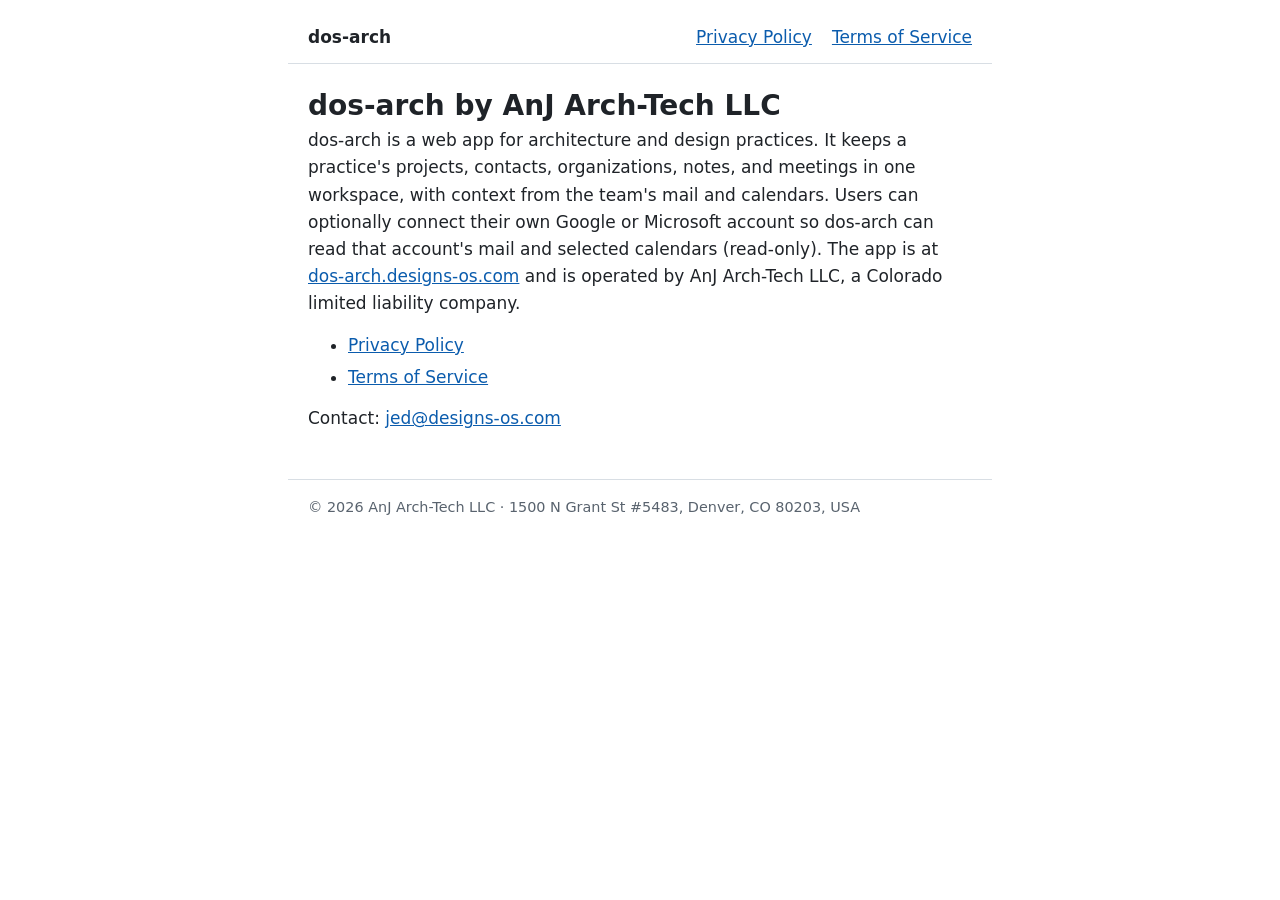
<file: site/index.html>
<!DOCTYPE html>
<html lang="en">
<head>
  <meta charset="utf-8">
  <meta name="viewport" content="width=device-width, initial-scale=1">
  <title>dos-arch by AnJ Arch-Tech LLC</title>
  <meta name="description" content="dos-arch, a web app for architecture and design practices, by AnJ Arch-Tech LLC.">
  <link rel="stylesheet" href="style.css">
</head>
<body>
  <header>
    <nav>
      <a class="brand" href="./">dos-arch</a>
      <a href="privacy/">Privacy Policy</a>
      <a href="terms/">Terms of Service</a>
    </nav>
  </header>

  <main>
    <h1>dos-arch by AnJ Arch-Tech LLC</h1>
    <p>
      dos-arch is a web app for architecture and design practices. It keeps a
      practice's projects, contacts, organizations, notes, and meetings in one
      workspace, with context from the team's mail and calendars. Users can
      optionally connect their own Google or Microsoft account so dos-arch can
      read that account's mail and selected calendars (read-only). The app is
      at <a href="https://dos-arch.designs-os.com">dos-arch.designs-os.com</a>
      and is operated by AnJ Arch-Tech LLC, a Colorado limited liability company.
    </p>
    <ul>
      <li><a href="privacy/">Privacy Policy</a></li>
      <li><a href="terms/">Terms of Service</a></li>
    </ul>
    <p>Contact: <a href="mailto:jed@designs-os.com">jed@designs-os.com</a></p>
  </main>

  <footer>
    <p>&copy; 2026 AnJ Arch-Tech LLC &middot; 1500 N Grant St #5483, Denver, CO 80203, USA</p>
  </footer>
</body>
</html>
</file>
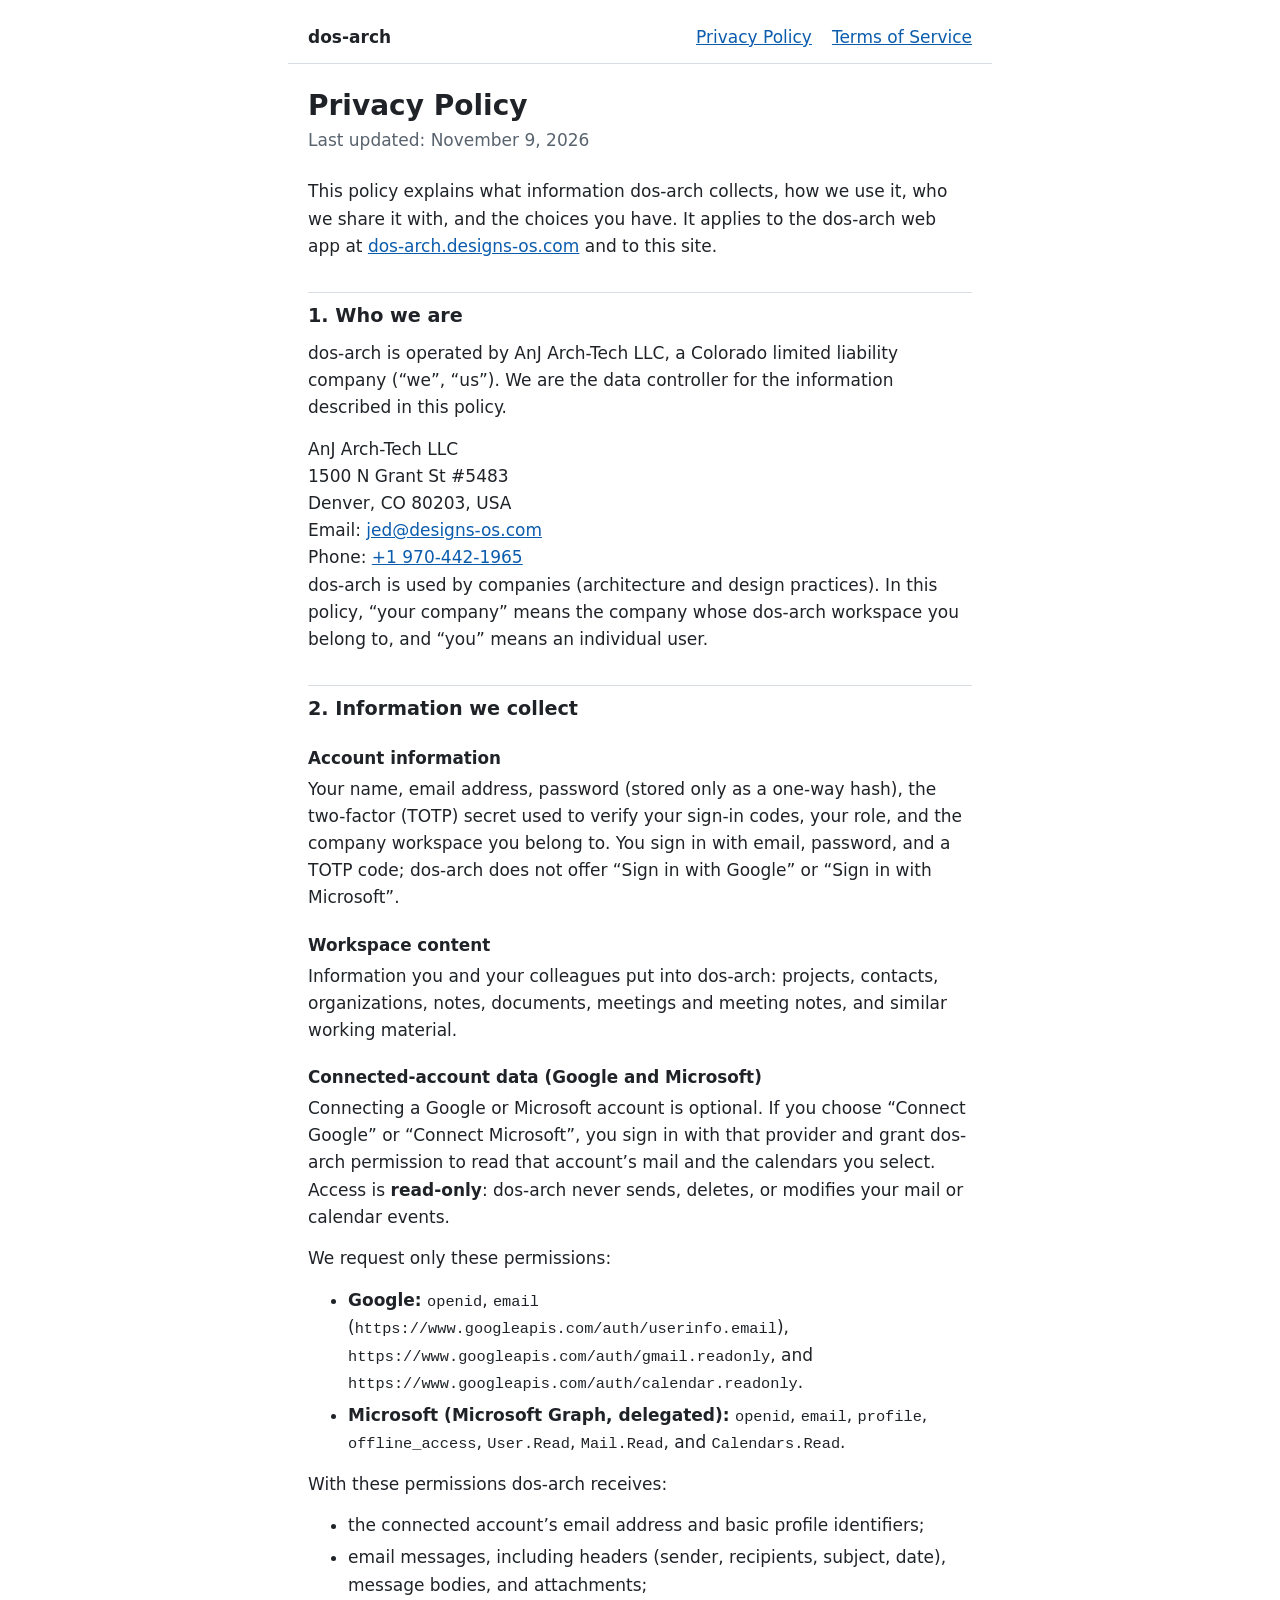
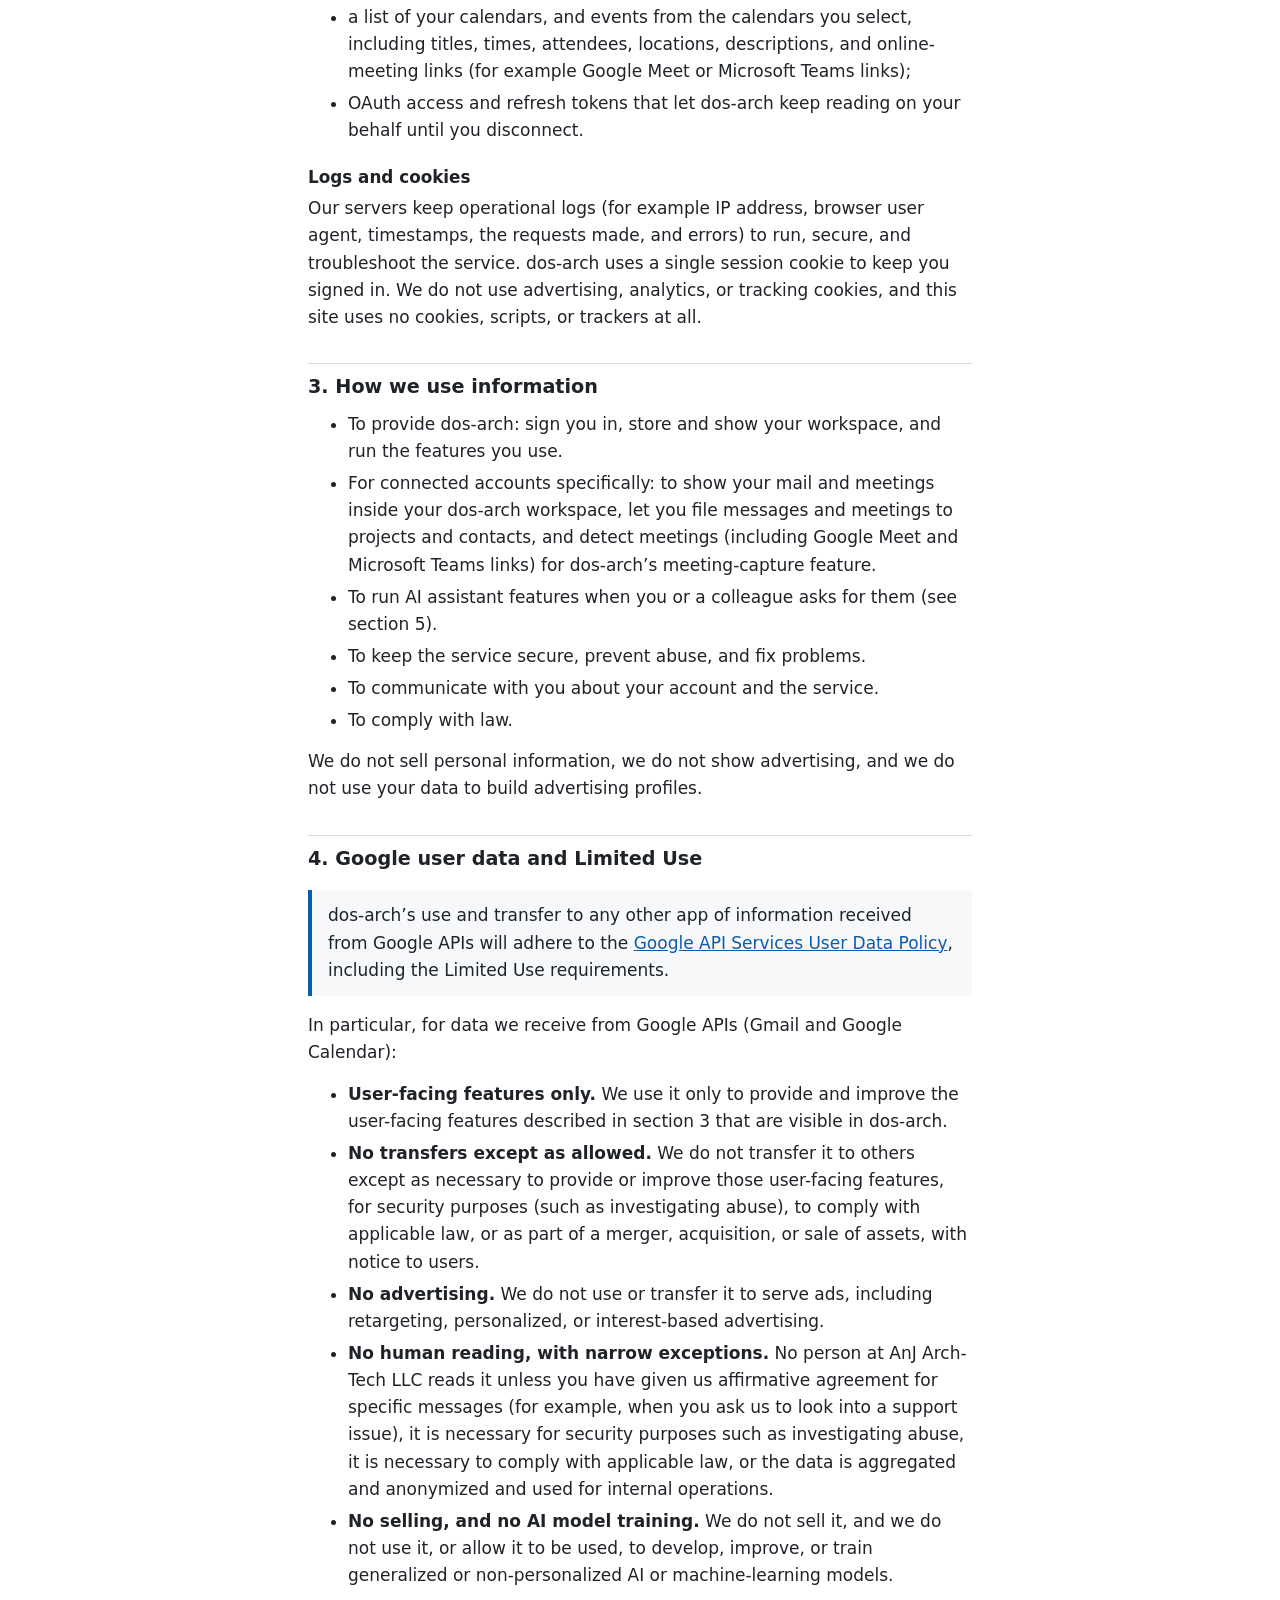
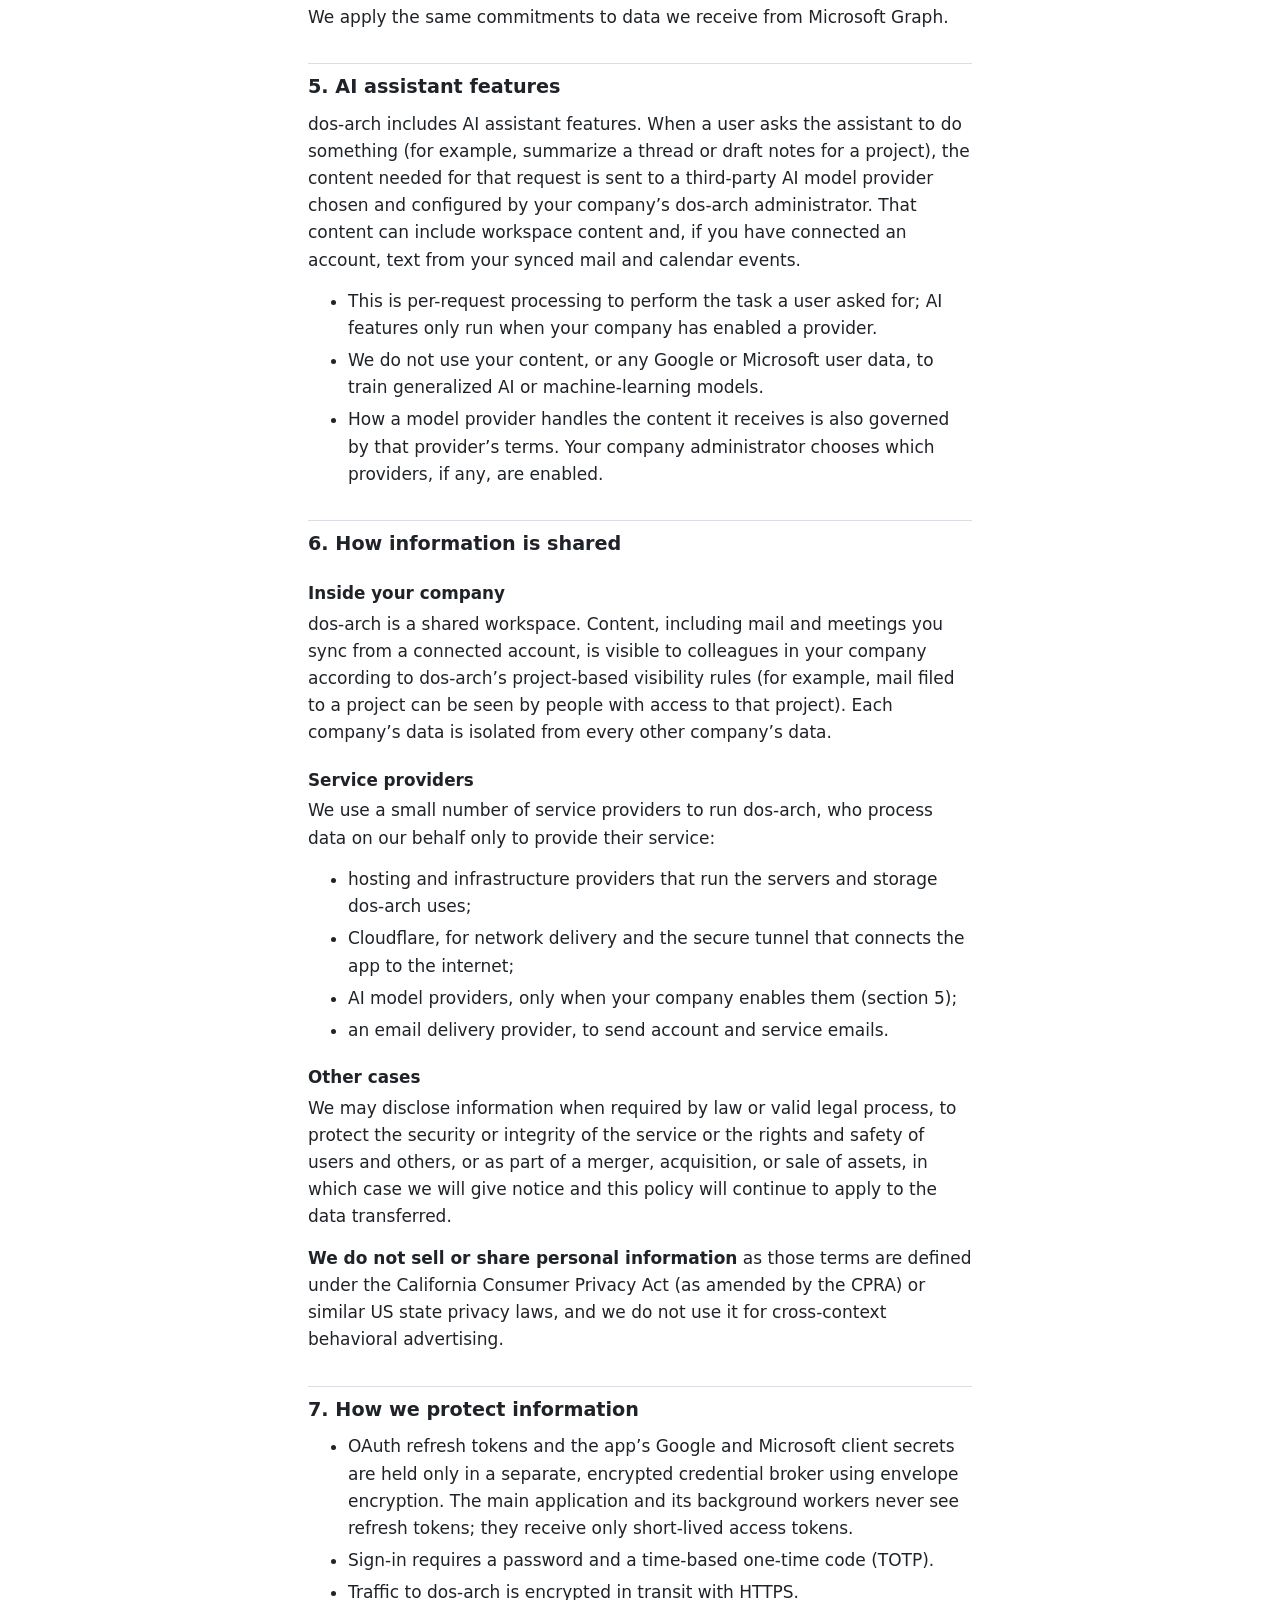
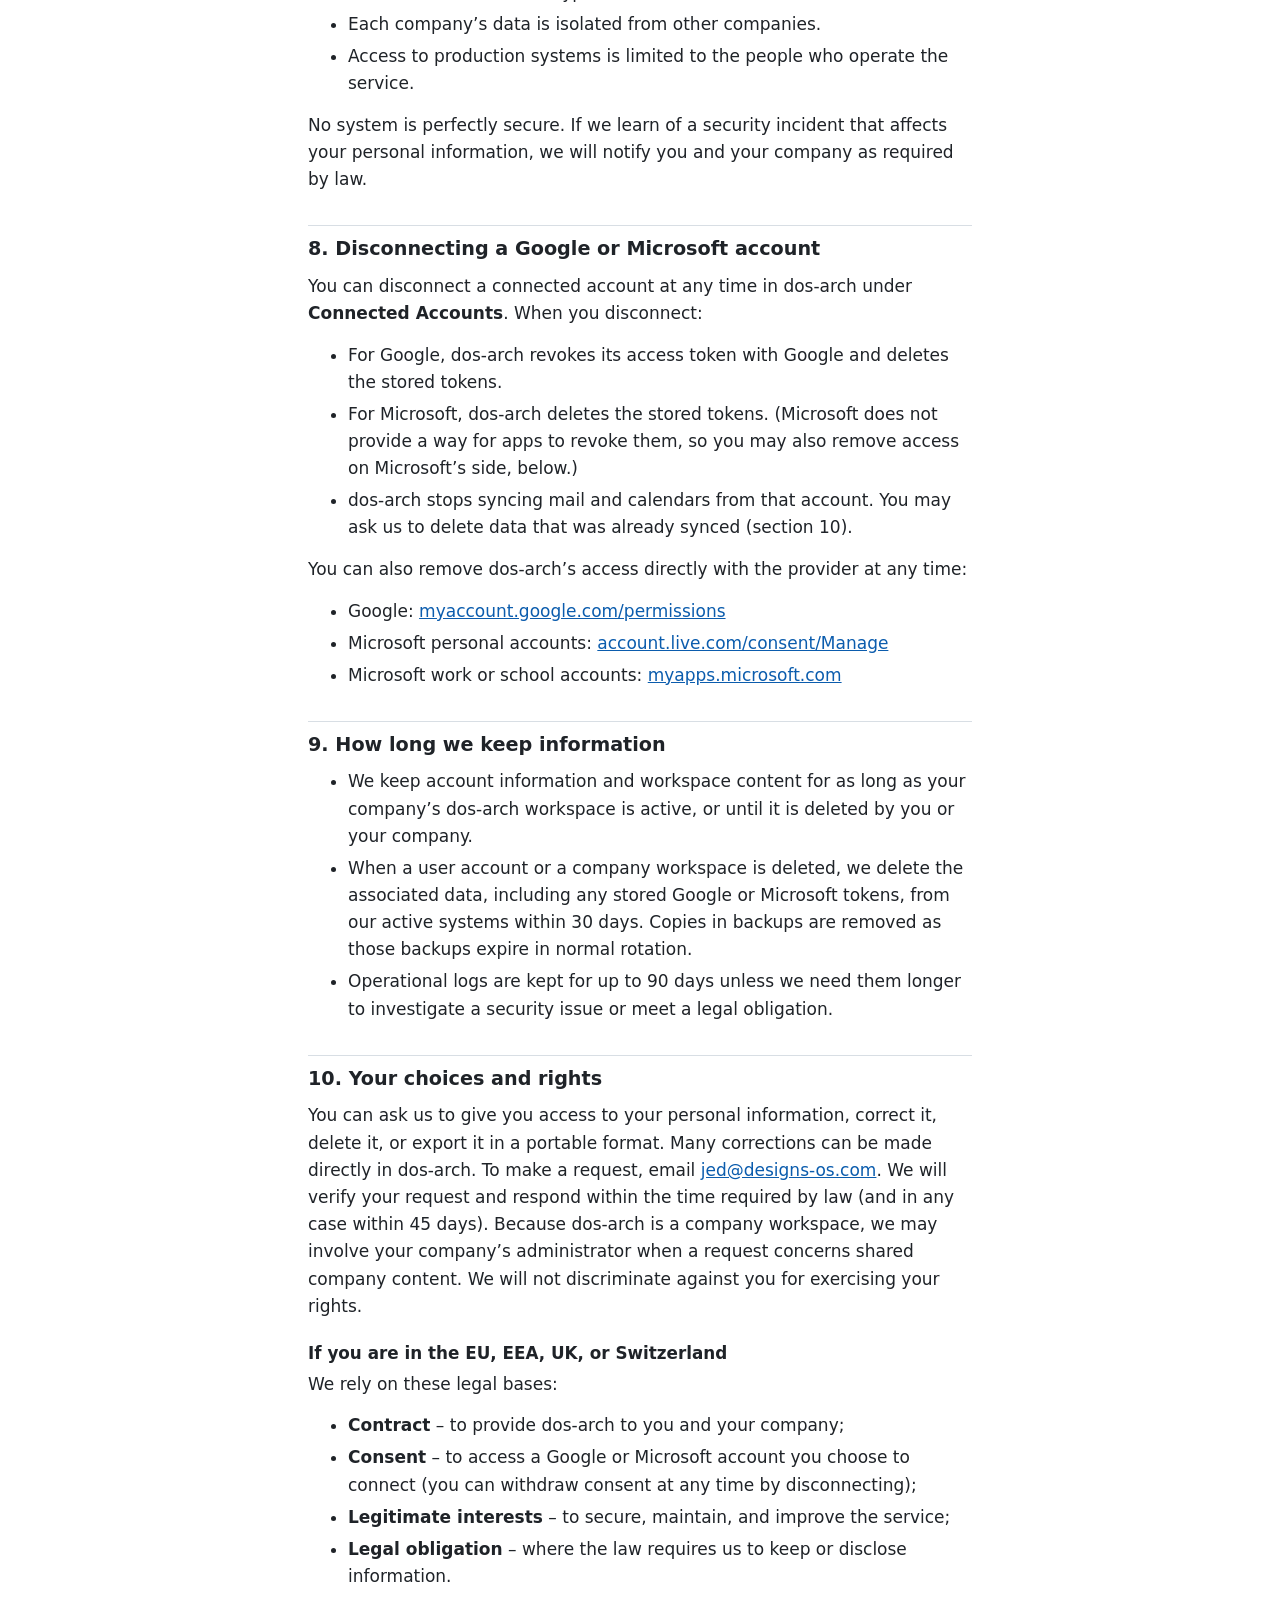
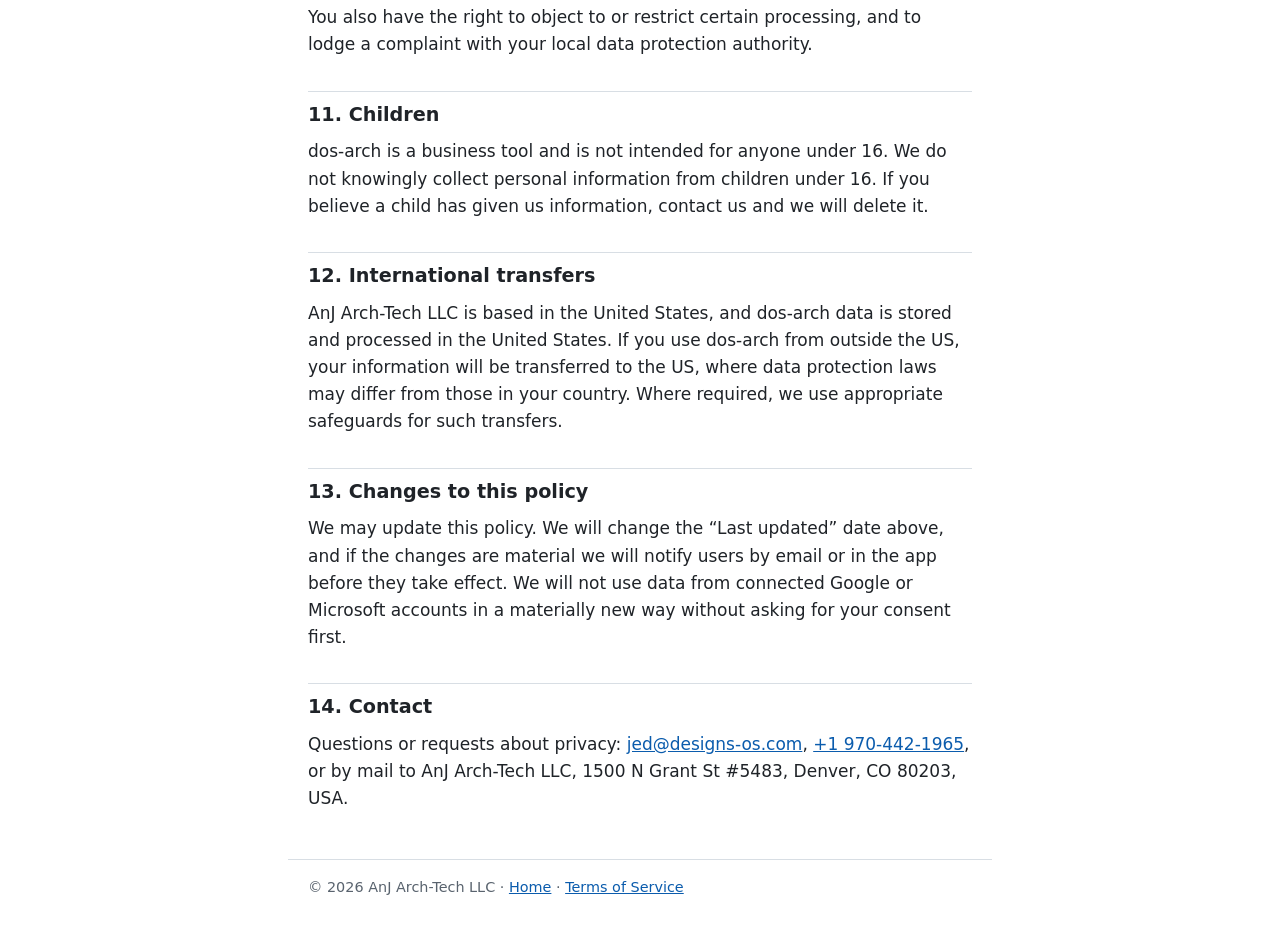
<file: site/privacy/index.html>
<!DOCTYPE html>
<html lang="en">
<head>
  <meta charset="utf-8">
  <meta name="viewport" content="width=device-width, initial-scale=1">
  <title>Privacy Policy &middot; dos-arch</title>
  <meta name="description" content="How AnJ Arch-Tech LLC collects, uses, and protects information in dos-arch, including data from connected Google and Microsoft accounts.">
  <link rel="stylesheet" href="../style.css">
</head>
<body>
  <header>
    <nav>
      <a class="brand" href="../">dos-arch</a>
      <a href="./" aria-current="page">Privacy Policy</a>
      <a href="../terms/">Terms of Service</a>
    </nav>
  </header>

  <main>
    <h1>Privacy Policy</h1>
    <p class="updated">Last updated: November 9, 2026</p>

    <p>
      This policy explains what information dos-arch collects, how we use it,
      who we share it with, and the choices you have. It applies to the dos-arch
      web app at <a href="https://dos-arch.designs-os.com">dos-arch.designs-os.com</a>
      and to this site.
    </p>

    <h2 id="who-we-are">1. Who we are</h2>
    <p>
      dos-arch is operated by AnJ Arch-Tech LLC, a Colorado limited liability
      company (&ldquo;we&rdquo;, &ldquo;us&rdquo;). We are the data controller
      for the information described in this policy.
    </p>
    <address>
      AnJ Arch-Tech LLC<br>
      1500 N Grant St #5483<br>
      Denver, CO 80203, USA<br>
      Email: <a href="mailto:jed@designs-os.com">jed@designs-os.com</a><br>
      Phone: <a href="tel:+19704421965">+1 970-442-1965</a>
    </address>
    <p>
      dos-arch is used by companies (architecture and design practices). In
      this policy, &ldquo;your company&rdquo; means the company whose dos-arch
      workspace you belong to, and &ldquo;you&rdquo; means an individual user.
    </p>

    <h2 id="what-we-collect">2. Information we collect</h2>

    <h3>Account information</h3>
    <p>
      Your name, email address, password (stored only as a one-way hash), the
      two-factor (TOTP) secret used to verify your sign-in codes, your role,
      and the company workspace you belong to. You sign in with email, password,
      and a TOTP code; dos-arch does not offer &ldquo;Sign in with Google&rdquo;
      or &ldquo;Sign in with Microsoft&rdquo;.
    </p>

    <h3>Workspace content</h3>
    <p>
      Information you and your colleagues put into dos-arch: projects, contacts,
      organizations, notes, documents, meetings and meeting notes, and similar
      working material.
    </p>

    <h3>Connected-account data (Google and Microsoft)</h3>
    <p>
      Connecting a Google or Microsoft account is optional. If you choose
      &ldquo;Connect Google&rdquo; or &ldquo;Connect Microsoft&rdquo;, you sign
      in with that provider and grant dos-arch permission to read that
      account&rsquo;s mail and the calendars you select. Access is
      <strong>read-only</strong>: dos-arch never sends, deletes, or modifies
      your mail or calendar events.
    </p>
    <p>We request only these permissions:</p>
    <ul>
      <li>
        <strong>Google:</strong> <code>openid</code>, <code>email</code>
        (<code>https://www.googleapis.com/auth/userinfo.email</code>),
        <code>https://www.googleapis.com/auth/gmail.readonly</code>, and
        <code>https://www.googleapis.com/auth/calendar.readonly</code>.
      </li>
      <li>
        <strong>Microsoft (Microsoft Graph, delegated):</strong>
        <code>openid</code>, <code>email</code>, <code>profile</code>,
        <code>offline_access</code>, <code>User.Read</code>,
        <code>Mail.Read</code>, and <code>Calendars.Read</code>.
      </li>
    </ul>
    <p>With these permissions dos-arch receives:</p>
    <ul>
      <li>the connected account&rsquo;s email address and basic profile identifiers;</li>
      <li>email messages, including headers (sender, recipients, subject, date), message bodies, and attachments;</li>
      <li>a list of your calendars, and events from the calendars you select, including titles, times, attendees, locations, descriptions, and online-meeting links (for example Google Meet or Microsoft Teams links);</li>
      <li>OAuth access and refresh tokens that let dos-arch keep reading on your behalf until you disconnect.</li>
    </ul>

    <h3>Logs and cookies</h3>
    <p>
      Our servers keep operational logs (for example IP address, browser user
      agent, timestamps, the requests made, and errors) to run, secure, and
      troubleshoot the service. dos-arch uses a single session cookie to keep
      you signed in. We do not use advertising, analytics, or tracking cookies,
      and this site uses no cookies, scripts, or trackers at all.
    </p>

    <h2 id="how-we-use">3. How we use information</h2>
    <ul>
      <li>To provide dos-arch: sign you in, store and show your workspace, and run the features you use.</li>
      <li>
        For connected accounts specifically: to show your mail and meetings
        inside your dos-arch workspace, let you file messages and meetings to
        projects and contacts, and detect meetings (including Google Meet and
        Microsoft Teams links) for dos-arch&rsquo;s meeting-capture feature.
      </li>
      <li>To run AI assistant features when you or a colleague asks for them (see section 5).</li>
      <li>To keep the service secure, prevent abuse, and fix problems.</li>
      <li>To communicate with you about your account and the service.</li>
      <li>To comply with law.</li>
    </ul>
    <p>
      We do not sell personal information, we do not show advertising, and we
      do not use your data to build advertising profiles.
    </p>

    <h2 id="google-limited-use">4. Google user data and Limited Use</h2>
    <p class="note">
      dos-arch&rsquo;s use and transfer to any other app of information received
      from Google APIs will adhere to the
      <a href="https://developers.google.com/terms/api-services-user-data-policy">Google API Services User Data Policy</a>,
      including the Limited Use requirements.
    </p>
    <p>In particular, for data we receive from Google APIs (Gmail and Google Calendar):</p>
    <ul>
      <li>
        <strong>User-facing features only.</strong> We use it only to provide
        and improve the user-facing features described in section 3 that are
        visible in dos-arch.
      </li>
      <li>
        <strong>No transfers except as allowed.</strong> We do not transfer it
        to others except as necessary to provide or improve those user-facing
        features, for security purposes (such as investigating abuse), to
        comply with applicable law, or as part of a merger, acquisition, or
        sale of assets, with notice to users.
      </li>
      <li>
        <strong>No advertising.</strong> We do not use or transfer it to serve
        ads, including retargeting, personalized, or interest-based advertising.
      </li>
      <li>
        <strong>No human reading, with narrow exceptions.</strong> No person at
        AnJ Arch-Tech LLC reads it unless you have given us affirmative
        agreement for specific messages (for example, when you ask us to look
        into a support issue), it is necessary for security purposes such as
        investigating abuse, it is necessary to comply with applicable law, or
        the data is aggregated and anonymized and used for internal operations.
      </li>
      <li>
        <strong>No selling, and no AI model training.</strong> We do not sell
        it, and we do not use it, or allow it to be used, to develop, improve,
        or train generalized or non-personalized AI or machine-learning models.
      </li>
    </ul>
    <p>
      We apply the same commitments to data we receive from Microsoft Graph.
    </p>

    <h2 id="ai">5. AI assistant features</h2>
    <p>
      dos-arch includes AI assistant features. When a user asks the assistant to
      do something (for example, summarize a thread or draft notes for a
      project), the content needed for that request is sent to a third-party AI
      model provider chosen and configured by your company&rsquo;s dos-arch
      administrator. That content can include workspace content and, if you have
      connected an account, text from your synced mail and calendar events.
    </p>
    <ul>
      <li>This is per-request processing to perform the task a user asked for; AI features only run when your company has enabled a provider.</li>
      <li>We do not use your content, or any Google or Microsoft user data, to train generalized AI or machine-learning models.</li>
      <li>How a model provider handles the content it receives is also governed by that provider&rsquo;s terms. Your company administrator chooses which providers, if any, are enabled.</li>
    </ul>

    <h2 id="sharing">6. How information is shared</h2>
    <h3>Inside your company</h3>
    <p>
      dos-arch is a shared workspace. Content, including mail and meetings you
      sync from a connected account, is visible to colleagues in your company
      according to dos-arch&rsquo;s project-based visibility rules (for example,
      mail filed to a project can be seen by people with access to that
      project). Each company&rsquo;s data is isolated from every other
      company&rsquo;s data.
    </p>
    <h3>Service providers</h3>
    <p>We use a small number of service providers to run dos-arch, who process data on our behalf only to provide their service:</p>
    <ul>
      <li>hosting and infrastructure providers that run the servers and storage dos-arch uses;</li>
      <li>Cloudflare, for network delivery and the secure tunnel that connects the app to the internet;</li>
      <li>AI model providers, only when your company enables them (section 5);</li>
      <li>an email delivery provider, to send account and service emails.</li>
    </ul>
    <h3>Other cases</h3>
    <p>
      We may disclose information when required by law or valid legal process,
      to protect the security or integrity of the service or the rights and
      safety of users and others, or as part of a merger, acquisition, or sale
      of assets, in which case we will give notice and this policy will
      continue to apply to the data transferred.
    </p>
    <p>
      <strong>We do not sell or share personal information</strong> as those
      terms are defined under the California Consumer Privacy Act (as amended
      by the CPRA) or similar US state privacy laws, and we do not use it for
      cross-context behavioral advertising.
    </p>

    <h2 id="security">7. How we protect information</h2>
    <ul>
      <li>
        OAuth refresh tokens and the app&rsquo;s Google and Microsoft client
        secrets are held only in a separate, encrypted credential broker using
        envelope encryption. The main application and its background workers
        never see refresh tokens; they receive only short-lived access tokens.
      </li>
      <li>Sign-in requires a password and a time-based one-time code (TOTP).</li>
      <li>Traffic to dos-arch is encrypted in transit with HTTPS.</li>
      <li>Each company&rsquo;s data is isolated from other companies.</li>
      <li>Access to production systems is limited to the people who operate the service.</li>
    </ul>
    <p>
      No system is perfectly secure. If we learn of a security incident that
      affects your personal information, we will notify you and your company as
      required by law.
    </p>

    <h2 id="disconnect">8. Disconnecting a Google or Microsoft account</h2>
    <p>
      You can disconnect a connected account at any time in dos-arch under
      <strong>Connected Accounts</strong>. When you disconnect:
    </p>
    <ul>
      <li>For Google, dos-arch revokes its access token with Google and deletes the stored tokens.</li>
      <li>For Microsoft, dos-arch deletes the stored tokens. (Microsoft does not provide a way for apps to revoke them, so you may also remove access on Microsoft&rsquo;s side, below.)</li>
      <li>dos-arch stops syncing mail and calendars from that account. You may ask us to delete data that was already synced (section 10).</li>
    </ul>
    <p>You can also remove dos-arch&rsquo;s access directly with the provider at any time:</p>
    <ul>
      <li>Google: <a href="https://myaccount.google.com/permissions">myaccount.google.com/permissions</a></li>
      <li>Microsoft personal accounts: <a href="https://account.live.com/consent/Manage">account.live.com/consent/Manage</a></li>
      <li>Microsoft work or school accounts: <a href="https://myapps.microsoft.com">myapps.microsoft.com</a></li>
    </ul>

    <h2 id="retention">9. How long we keep information</h2>
    <ul>
      <li>We keep account information and workspace content for as long as your company&rsquo;s dos-arch workspace is active, or until it is deleted by you or your company.</li>
      <li>When a user account or a company workspace is deleted, we delete the associated data, including any stored Google or Microsoft tokens, from our active systems within 30 days. Copies in backups are removed as those backups expire in normal rotation.</li>
      <li>Operational logs are kept for up to 90 days unless we need them longer to investigate a security issue or meet a legal obligation.</li>
    </ul>

    <h2 id="rights">10. Your choices and rights</h2>
    <p>
      You can ask us to give you access to your personal information, correct
      it, delete it, or export it in a portable format. Many corrections can be
      made directly in dos-arch. To make a request, email
      <a href="mailto:jed@designs-os.com">jed@designs-os.com</a>. We will verify
      your request and respond within the time required by law (and in any case
      within 45 days). Because dos-arch is a company workspace, we may involve
      your company&rsquo;s administrator when a request concerns shared company
      content. We will not discriminate against you for exercising your rights.
    </p>
    <h3>If you are in the EU, EEA, UK, or Switzerland</h3>
    <p>We rely on these legal bases:</p>
    <ul>
      <li><strong>Contract</strong> &ndash; to provide dos-arch to you and your company;</li>
      <li><strong>Consent</strong> &ndash; to access a Google or Microsoft account you choose to connect (you can withdraw consent at any time by disconnecting);</li>
      <li><strong>Legitimate interests</strong> &ndash; to secure, maintain, and improve the service;</li>
      <li><strong>Legal obligation</strong> &ndash; where the law requires us to keep or disclose information.</li>
    </ul>
    <p>
      You also have the right to object to or restrict certain processing, and
      to lodge a complaint with your local data protection authority.
    </p>

    <h2 id="children">11. Children</h2>
    <p>
      dos-arch is a business tool and is not intended for anyone under 16. We do
      not knowingly collect personal information from children under 16. If you
      believe a child has given us information, contact us and we will delete it.
    </p>

    <h2 id="transfers">12. International transfers</h2>
    <p>
      AnJ Arch-Tech LLC is based in the United States, and dos-arch data is
      stored and processed in the United States. If you use dos-arch from
      outside the US, your information will be transferred to the US, where data
      protection laws may differ from those in your country. Where required, we
      use appropriate safeguards for such transfers.
    </p>

    <h2 id="changes">13. Changes to this policy</h2>
    <p>
      We may update this policy. We will change the &ldquo;Last updated&rdquo;
      date above, and if the changes are material we will notify users by email
      or in the app before they take effect. We will not use data from connected
      Google or Microsoft accounts in a materially new way without asking for
      your consent first.
    </p>

    <h2 id="contact">14. Contact</h2>
    <p>
      Questions or requests about privacy:
      <a href="mailto:jed@designs-os.com">jed@designs-os.com</a>,
      <a href="tel:+19704421965">+1 970-442-1965</a>, or by mail to
      AnJ Arch-Tech LLC, 1500 N Grant St #5483, Denver, CO 80203, USA.
    </p>
  </main>

  <footer>
    <p>&copy; 2026 AnJ Arch-Tech LLC &middot; <a href="../">Home</a> &middot; <a href="../terms/">Terms of Service</a></p>
  </footer>
</body>
</html>
</file>
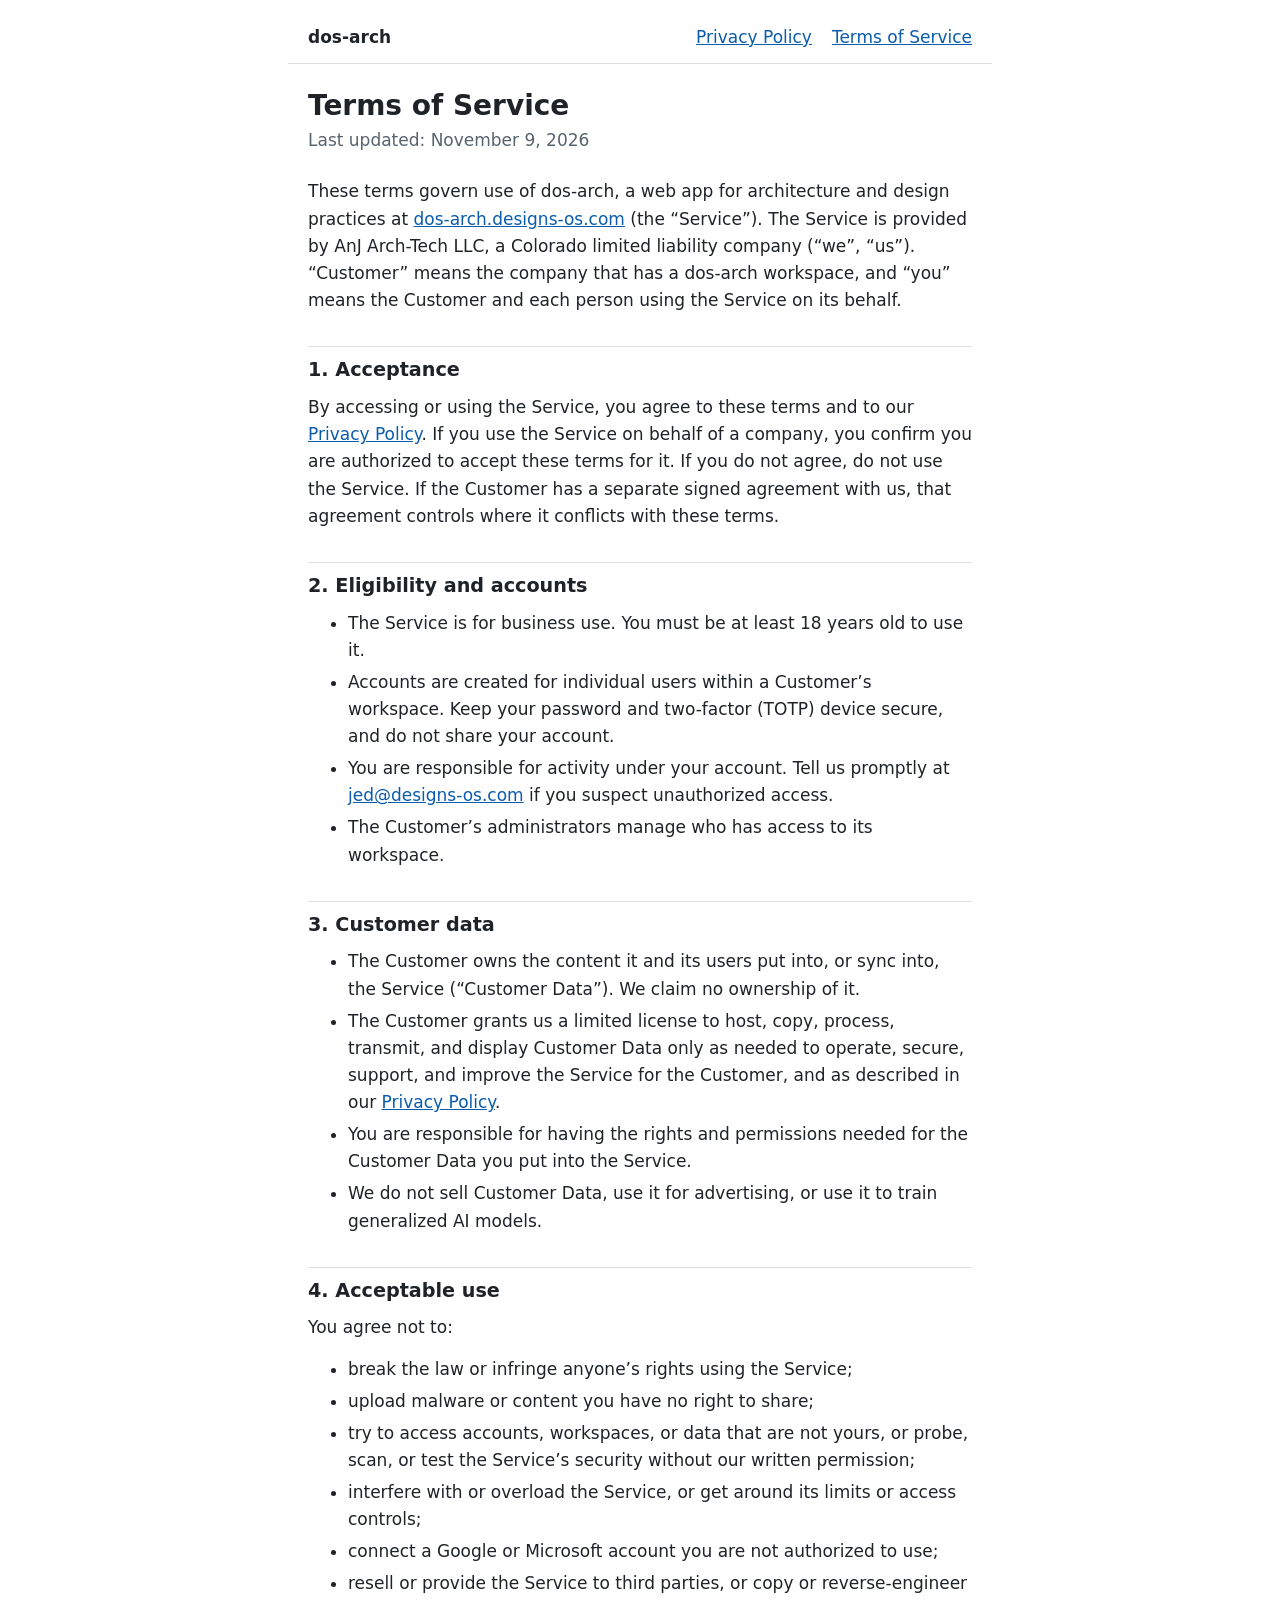
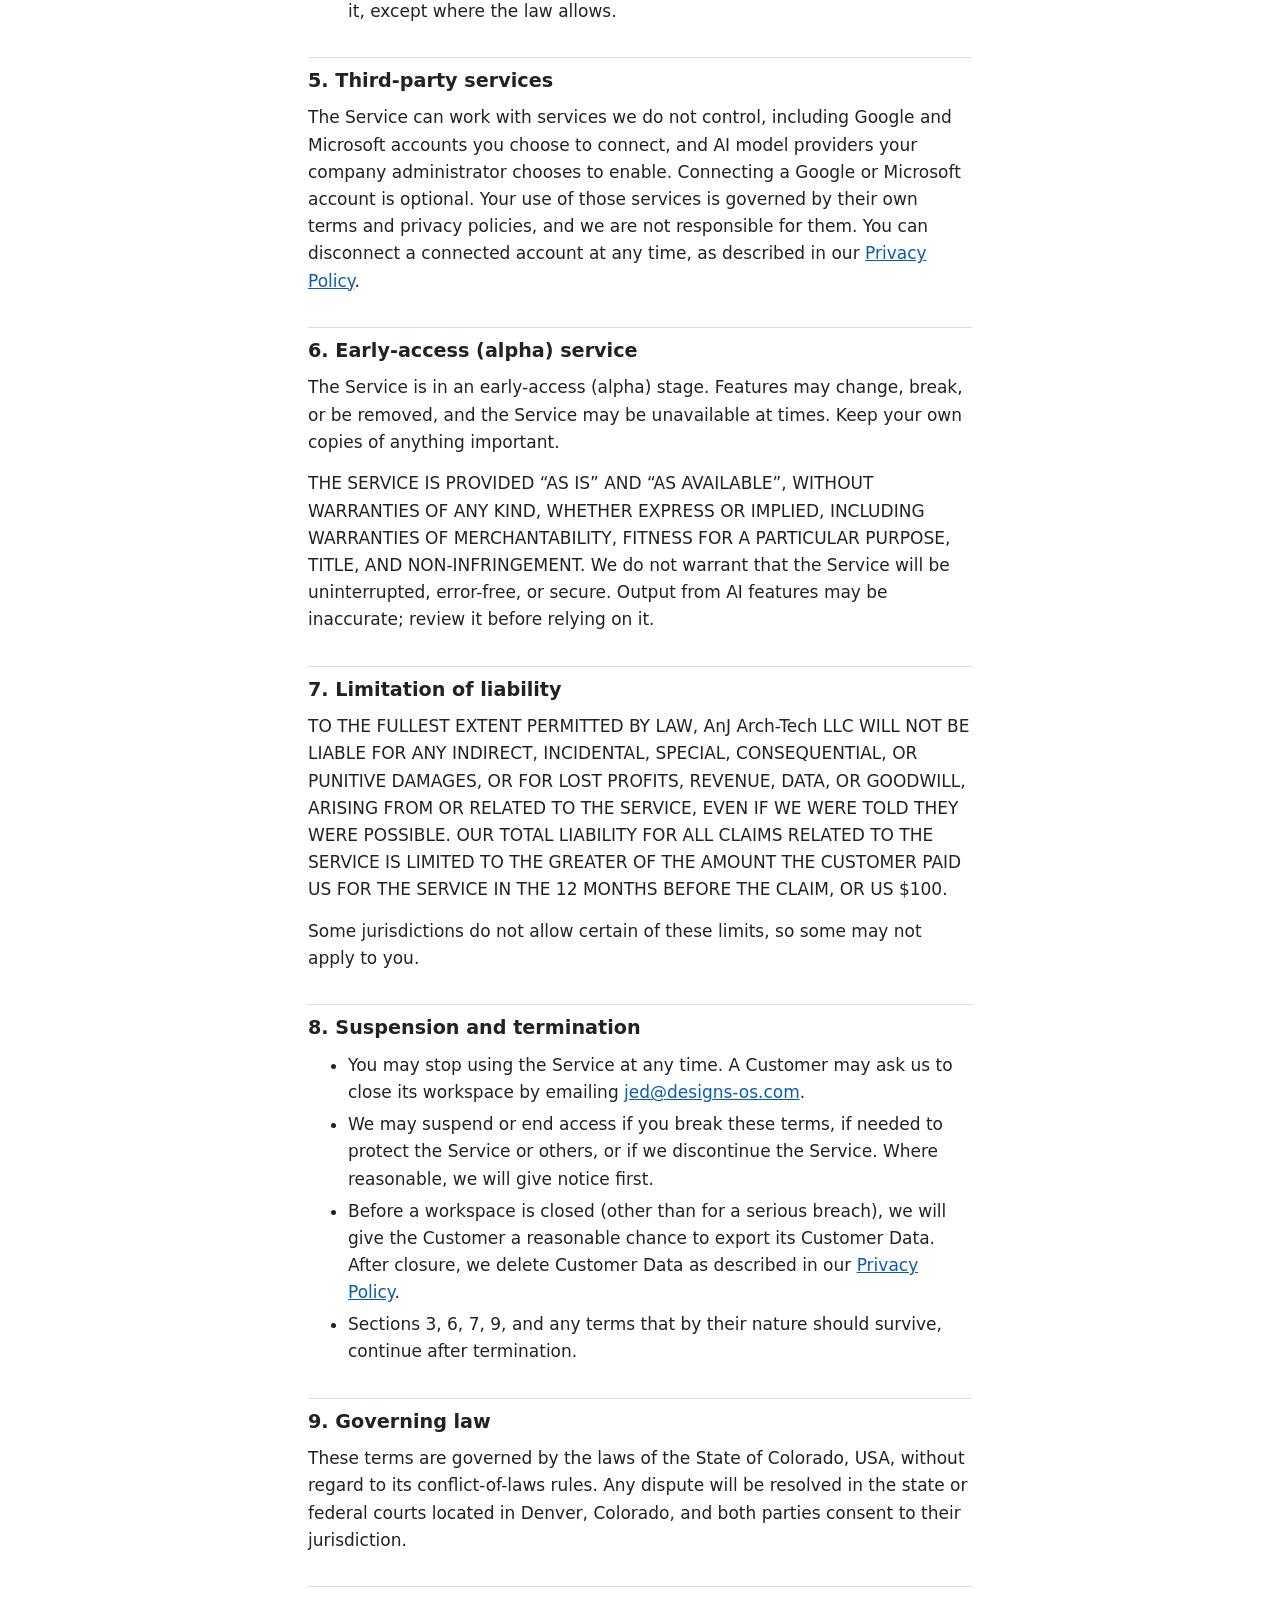
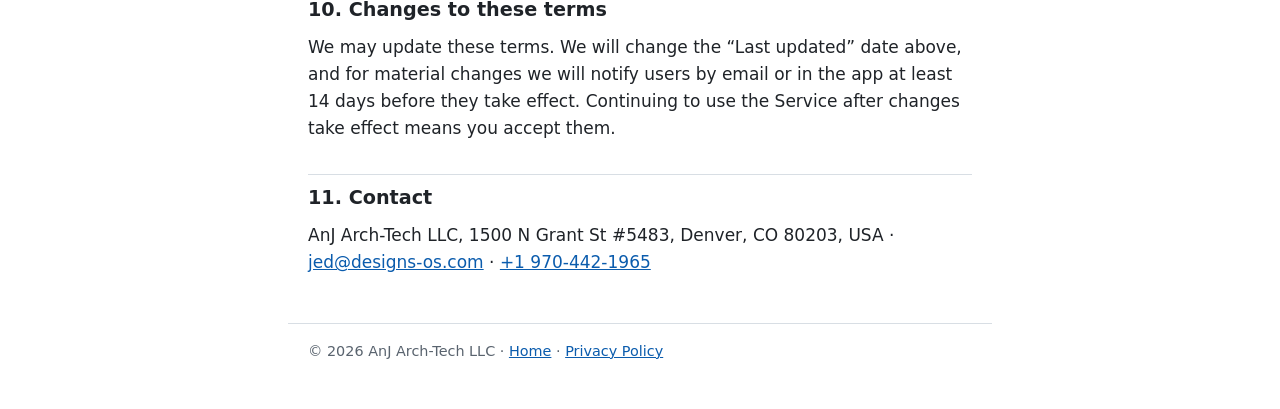
<file: site/terms/index.html>
<!DOCTYPE html>
<html lang="en">
<head>
  <meta charset="utf-8">
  <meta name="viewport" content="width=device-width, initial-scale=1">
  <title>Terms of Service &middot; dos-arch</title>
  <meta name="description" content="Terms of Service for dos-arch, operated by AnJ Arch-Tech LLC.">
  <link rel="stylesheet" href="../style.css">
</head>
<body>
  <header>
    <nav>
      <a class="brand" href="../">dos-arch</a>
      <a href="../privacy/">Privacy Policy</a>
      <a href="./" aria-current="page">Terms of Service</a>
    </nav>
  </header>

  <main>
    <h1>Terms of Service</h1>
    <p class="updated">Last updated: November 9, 2026</p>

    <p>
      These terms govern use of dos-arch, a web app for architecture and design
      practices at <a href="https://dos-arch.designs-os.com">dos-arch.designs-os.com</a>
      (the &ldquo;Service&rdquo;). The Service is provided by AnJ Arch-Tech LLC,
      a Colorado limited liability company (&ldquo;we&rdquo;, &ldquo;us&rdquo;).
      &ldquo;Customer&rdquo; means the company that has a dos-arch workspace, and
      &ldquo;you&rdquo; means the Customer and each person using the Service on
      its behalf.
    </p>

    <h2 id="acceptance">1. Acceptance</h2>
    <p>
      By accessing or using the Service, you agree to these terms and to our
      <a href="../privacy/">Privacy Policy</a>. If you use the Service on behalf
      of a company, you confirm you are authorized to accept these terms for it.
      If you do not agree, do not use the Service. If the Customer has a separate
      signed agreement with us, that agreement controls where it conflicts with
      these terms.
    </p>

    <h2 id="accounts">2. Eligibility and accounts</h2>
    <ul>
      <li>The Service is for business use. You must be at least 18 years old to use it.</li>
      <li>Accounts are created for individual users within a Customer&rsquo;s workspace. Keep your password and two-factor (TOTP) device secure, and do not share your account.</li>
      <li>You are responsible for activity under your account. Tell us promptly at <a href="mailto:jed@designs-os.com">jed@designs-os.com</a> if you suspect unauthorized access.</li>
      <li>The Customer&rsquo;s administrators manage who has access to its workspace.</li>
    </ul>

    <h2 id="data">3. Customer data</h2>
    <ul>
      <li>The Customer owns the content it and its users put into, or sync into, the Service (&ldquo;Customer Data&rdquo;). We claim no ownership of it.</li>
      <li>The Customer grants us a limited license to host, copy, process, transmit, and display Customer Data only as needed to operate, secure, support, and improve the Service for the Customer, and as described in our <a href="../privacy/">Privacy Policy</a>.</li>
      <li>You are responsible for having the rights and permissions needed for the Customer Data you put into the Service.</li>
      <li>We do not sell Customer Data, use it for advertising, or use it to train generalized AI models.</li>
    </ul>

    <h2 id="acceptable-use">4. Acceptable use</h2>
    <p>You agree not to:</p>
    <ul>
      <li>break the law or infringe anyone&rsquo;s rights using the Service;</li>
      <li>upload malware or content you have no right to share;</li>
      <li>try to access accounts, workspaces, or data that are not yours, or probe, scan, or test the Service&rsquo;s security without our written permission;</li>
      <li>interfere with or overload the Service, or get around its limits or access controls;</li>
      <li>connect a Google or Microsoft account you are not authorized to use;</li>
      <li>resell or provide the Service to third parties, or copy or reverse-engineer it, except where the law allows.</li>
    </ul>

    <h2 id="third-party">5. Third-party services</h2>
    <p>
      The Service can work with services we do not control, including Google and
      Microsoft accounts you choose to connect, and AI model providers your
      company administrator chooses to enable. Connecting a Google or Microsoft
      account is optional. Your use of those services is governed by their own
      terms and privacy policies, and we are not responsible for them. You can
      disconnect a connected account at any time, as described in our
      <a href="../privacy/#disconnect">Privacy Policy</a>.
    </p>

    <h2 id="alpha">6. Early-access (alpha) service</h2>
    <p>
      The Service is in an early-access (alpha) stage. Features may change, break,
      or be removed, and the Service may be unavailable at times. Keep your own
      copies of anything important.
    </p>
    <p>
      THE SERVICE IS PROVIDED &ldquo;AS IS&rdquo; AND &ldquo;AS AVAILABLE&rdquo;,
      WITHOUT WARRANTIES OF ANY KIND, WHETHER EXPRESS OR IMPLIED, INCLUDING
      WARRANTIES OF MERCHANTABILITY, FITNESS FOR A PARTICULAR PURPOSE, TITLE, AND
      NON-INFRINGEMENT. We do not warrant that the Service will be uninterrupted,
      error-free, or secure. Output from AI features may be inaccurate; review it
      before relying on it.
    </p>

    <h2 id="liability">7. Limitation of liability</h2>
    <p>
      TO THE FULLEST EXTENT PERMITTED BY LAW, AnJ Arch-Tech LLC WILL NOT BE
      LIABLE FOR ANY INDIRECT, INCIDENTAL, SPECIAL, CONSEQUENTIAL, OR PUNITIVE
      DAMAGES, OR FOR LOST PROFITS, REVENUE, DATA, OR GOODWILL, ARISING FROM OR
      RELATED TO THE SERVICE, EVEN IF WE WERE TOLD THEY WERE POSSIBLE. OUR TOTAL
      LIABILITY FOR ALL CLAIMS RELATED TO THE SERVICE IS LIMITED TO THE GREATER
      OF THE AMOUNT THE CUSTOMER PAID US FOR THE SERVICE IN THE 12 MONTHS BEFORE
      THE CLAIM, OR US $100.
    </p>
    <p>
      Some jurisdictions do not allow certain of these limits, so some may not
      apply to you.
    </p>

    <h2 id="termination">8. Suspension and termination</h2>
    <ul>
      <li>You may stop using the Service at any time. A Customer may ask us to close its workspace by emailing <a href="mailto:jed@designs-os.com">jed@designs-os.com</a>.</li>
      <li>We may suspend or end access if you break these terms, if needed to protect the Service or others, or if we discontinue the Service. Where reasonable, we will give notice first.</li>
      <li>Before a workspace is closed (other than for a serious breach), we will give the Customer a reasonable chance to export its Customer Data. After closure, we delete Customer Data as described in our <a href="../privacy/#retention">Privacy Policy</a>.</li>
      <li>Sections 3, 6, 7, 9, and any terms that by their nature should survive, continue after termination.</li>
    </ul>

    <h2 id="law">9. Governing law</h2>
    <p>
      These terms are governed by the laws of the State of Colorado, USA,
      without regard to its conflict-of-laws rules. Any dispute will be resolved
      in the state or federal courts located in Denver, Colorado, and both
      parties consent to their jurisdiction.
    </p>

    <h2 id="changes">10. Changes to these terms</h2>
    <p>
      We may update these terms. We will change the &ldquo;Last updated&rdquo;
      date above, and for material changes we will notify users by email or in
      the app at least 14 days before they take effect. Continuing to use the
      Service after changes take effect means you accept them.
    </p>

    <h2 id="contact">11. Contact</h2>
    <p>
      AnJ Arch-Tech LLC, 1500 N Grant St #5483, Denver, CO 80203, USA &middot;
      <a href="mailto:jed@designs-os.com">jed@designs-os.com</a> &middot;
      <a href="tel:+19704421965">+1 970-442-1965</a>
    </p>
  </main>

  <footer>
    <p>&copy; 2026 AnJ Arch-Tech LLC &middot; <a href="../">Home</a> &middot; <a href="../privacy/">Privacy Policy</a></p>
  </footer>
</body>
</html>
</file>
<file: site/style.css>
/* dos-arch legal site: one small stylesheet, no external resources. */
:root {
  --text: #1f2328;
  --muted: #59636e;
  --line: #d8dee4;
  --link: #0b5cad;
  --bg: #ffffff;
  --note: #f6f8fa;
}

* { box-sizing: border-box; }

html { -webkit-text-size-adjust: 100%; }

body {
  margin: 0;
  background: var(--bg);
  color: var(--text);
  font-family: system-ui, -apple-system, "Segoe UI", Roboto, "Helvetica Neue", Arial, sans-serif;
  font-size: 1.0625rem;
  line-height: 1.6;
}

header, main, footer {
  max-width: 44rem;
  margin: 0 auto;
  padding: 0 1.25rem;
}

header {
  padding-top: 1.5rem;
  padding-bottom: 0.75rem;
  border-bottom: 1px solid var(--line);
}

header nav { display: flex; flex-wrap: wrap; gap: 1.25rem; align-items: baseline; }
header .brand { font-weight: 600; color: var(--text); text-decoration: none; margin-right: auto; }

main { padding-top: 1.5rem; padding-bottom: 2rem; }

h1 { font-size: 1.75rem; line-height: 1.25; margin: 0 0 0.25rem; }
h2 { font-size: 1.2rem; margin: 2rem 0 0.5rem; padding-top: 0.5rem; border-top: 1px solid var(--line); }
h3 { font-size: 1.05rem; margin: 1.25rem 0 0.25rem; }

p, ul, ol { margin: 0 0 0.9rem; }
li { margin-bottom: 0.3rem; }

a { color: var(--link); }
a:hover { text-decoration-thickness: 2px; }

.updated { color: var(--muted); margin-bottom: 1.5rem; }

.note {
  background: var(--note);
  border-left: 4px solid var(--link);
  padding: 0.75rem 1rem;
  margin: 1rem 0;
}

code { font-family: ui-monospace, SFMono-Regular, Menlo, Consolas, monospace; font-size: 0.9em; overflow-wrap: anywhere; }

address { font-style: normal; }

footer {
  border-top: 1px solid var(--line);
  padding-top: 1rem;
  padding-bottom: 2rem;
  color: var(--muted);
  font-size: 0.9rem;
}

@media print {
  header nav, footer { display: none; }
  a { color: inherit; }
}
</file>
